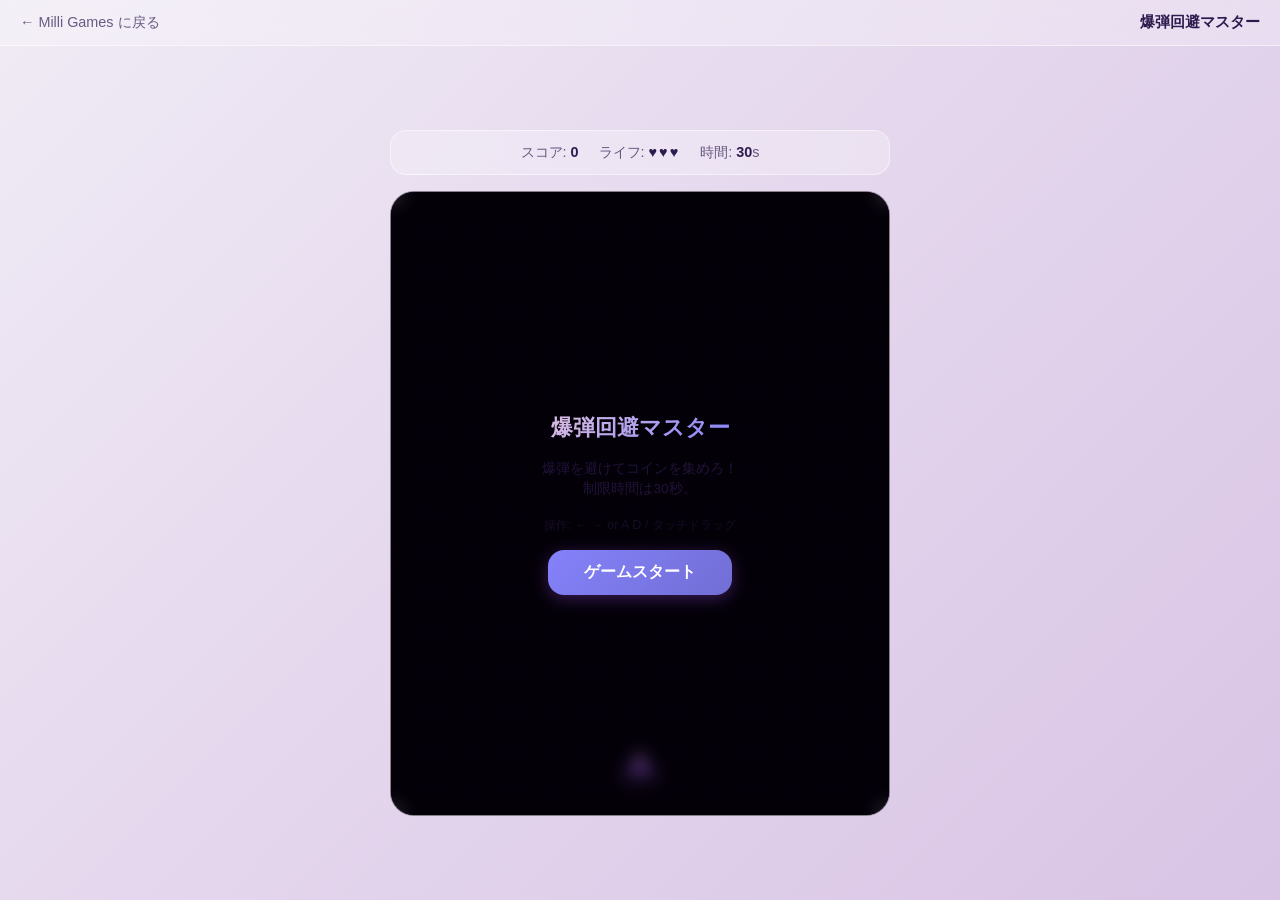
<file: games/bomb-dodge.html>
<!DOCTYPE html>
<html lang="ja">
<head>
  <meta charset="UTF-8">
  <meta name="viewport" content="width=device-width, initial-scale=1.0, maximum-scale=1.0, user-scalable=no">
  <title>爆弾回避マスター - Milli Games</title>
  <style>
    /* ===== このファイル1つで完結しています ===== */

    /* ===== CSS変数（メインページと同じ色） ===== */
    :root {
      --bg-1: #f0ebf5;
      --bg-2: #e4d6ed;
      --bg-3: #d8c4e5;
      --primary: #8582fb;
      --primary-dark: #716ed5;
      --primary-light: #dbbee1;
      --glass-bg: rgba(255,255,255,0.25);
      --glass-border: rgba(255,255,255,0.50);
      --glass-blur: 20px;
      --text: #2d1b4e;
      --text-secondary: rgba(45,27,78,0.70);
      --text-muted: rgba(45,27,78,0.45);
      --radius-sm: 8px;
      --radius-md: 16px;
      --radius-lg: 24px;
      --font: -apple-system, BlinkMacSystemFont, "Segoe UI", Roboto, sans-serif;
      --transition: 0.3s cubic-bezier(0.4, 0, 0.2, 1);
    }

    /* ===== リセット ===== */
    *, *::before, *::after { box-sizing: border-box; margin: 0; padding: 0; }
    html { font-size: 16px; -webkit-text-size-adjust: 100%; }
    body {
      font-family: var(--font);
      background: linear-gradient(135deg, var(--bg-1), var(--bg-2), var(--bg-3));
      color: var(--text);
      min-height: 100vh;
      min-height: 100dvh;
      display: flex;
      flex-direction: column;
      overflow: hidden;
    }
    button { font-family: inherit; cursor: pointer; }

    /* ===== ヘッダー ===== */
    header {
      background: var(--glass-bg);
      backdrop-filter: blur(var(--glass-blur));
      -webkit-backdrop-filter: blur(var(--glass-blur));
      border-bottom: 1px solid var(--glass-border);
      padding: 12px 20px;
      display: flex;
      align-items: center;
      justify-content: space-between;
      flex-shrink: 0;
    }
    header a {
      color: var(--text-secondary);
      text-decoration: none;
      font-size: 0.9rem;
      transition: var(--transition);
    }
    header a:hover { color: var(--text); }
    header span {
      font-weight: 700;
      font-size: 0.95rem;
    }

    /* ===== メイン ===== */
    main {
      flex: 1;
      display: flex;
      flex-direction: column;
      align-items: center;
      justify-content: center;
      padding: 16px;
      gap: 16px;
    }

    /* ===== ゲームUI ===== */
    #game-ui {
      display: flex;
      gap: 20px;
      background: var(--glass-bg);
      backdrop-filter: blur(var(--glass-blur));
      -webkit-backdrop-filter: blur(var(--glass-blur));
      border: 1px solid var(--glass-border);
      border-radius: var(--radius-md);
      padding: 12px 24px;
      width: 100%;
      max-width: 500px;
      justify-content: center;
      flex-wrap: wrap;
    }
    #game-ui span {
      font-size: 0.9rem;
      color: var(--text-secondary);
    }
    #game-ui .value {
      color: var(--text);
      font-weight: 700;
    }
    #lives { letter-spacing: 2px; }

    /* ===== キャンバス ===== */
    #canvas-wrapper {
      width: 100%;
      max-width: 500px;
      aspect-ratio: 4 / 5;
      border-radius: var(--radius-lg);
      border: 1px solid var(--glass-border);
      overflow: hidden;
      background: #0a0015;
      position: relative;
    }
    #gameCanvas {
      display: block;
      width: 100%;
      height: 100%;
      touch-action: none;
    }

    /* ===== スタート画面 ===== */
    #start-screen {
      position: absolute;
      inset: 0;
      display: flex;
      flex-direction: column;
      align-items: center;
      justify-content: center;
      background: rgba(0,0,0,0.6);
      backdrop-filter: blur(8px);
      -webkit-backdrop-filter: blur(8px);
      z-index: 10;
      gap: 16px;
    }
    #start-screen h1 {
      font-size: 1.4rem;
      font-weight: 800;
      background: linear-gradient(135deg, var(--primary-light), var(--primary));
      -webkit-background-clip: text;
      -webkit-text-fill-color: transparent;
      background-clip: text;
    }
    #start-screen p {
      color: var(--text-secondary);
      font-size: 0.85rem;
      text-align: center;
      max-width: 280px;
      line-height: 1.5;
    }
    #start-screen .controls {
      color: var(--text-muted);
      font-size: 0.78rem;
    }

    /* ===== ボタン ===== */
    .btn {
      padding: 12px 36px;
      border-radius: var(--radius-md);
      border: none;
      background: linear-gradient(135deg, var(--primary), var(--primary-dark));
      color: #fff;
      font-size: 1rem;
      font-weight: 700;
      transition: var(--transition);
      box-shadow: 0 4px 16px rgba(168,85,247,0.3);
    }
    .btn:hover { transform: translateY(-2px); box-shadow: 0 6px 24px rgba(168,85,247,0.5); }
    .btn:active { transform: translateY(0); }

    /* ===== 結果表示 ===== */
    #result {
      position: absolute;
      inset: 0;
      display: flex;
      flex-direction: column;
      align-items: center;
      justify-content: center;
      background: rgba(0,0,0,0.7);
      backdrop-filter: blur(10px);
      -webkit-backdrop-filter: blur(10px);
      z-index: 10;
      gap: 12px;
    }
    #result.hidden { display: none; }
    #result h2 { font-size: 1.5rem; }
    #result .score-text {
      font-size: 1.1rem;
      color: var(--text-secondary);
    }
    #result .score-text span { color: var(--primary-light); font-weight: 700; font-size: 1.4rem; }
    #result .clear { color: #4ade80; }
    #result .gameover { color: #f87171; }

    .hidden { display: none !important; }
  </style>
</head>
<body>

  <!-- ヘッダー：戻るリンク -->
  <header>
    <a href="../index.html">&larr; Milli Games に戻る</a>
    <span>爆弾回避マスター</span>
  </header>

  <!-- メインゲームエリア -->
  <main>
    <!-- スコア・ライフ・時間表示 -->
    <div id="game-ui">
      <span>スコア: <span id="score" class="value">0</span></span>
      <span>ライフ: <span id="lives" class="value">&hearts;&hearts;&hearts;</span></span>
      <span>時間: <span id="timer" class="value">30</span>s</span>
    </div>

    <!-- キャンバス -->
    <div id="canvas-wrapper">
      <canvas id="gameCanvas"></canvas>

      <!-- スタート画面 -->
      <div id="start-screen">
        <h1>爆弾回避マスター</h1>
        <p>爆弾を避けてコインを集めろ！<br>制限時間は30秒。</p>
        <p class="controls">操作: &larr; &rarr;  or  A D   /  タッチドラッグ</p>
        <button id="start-btn" class="btn">ゲームスタート</button>
      </div>

      <!-- 結果画面 -->
      <div id="result" class="hidden">
        <h2 id="result-title" class="gameover">ゲームオーバー</h2>
        <p class="score-text">スコア: <span id="final-score">0</span></p>
        <button id="restart-btn" class="btn">もう一度遊ぶ</button>
      </div>
    </div>
  </main>

  <script>
    // ============================================
    // ゲーム「爆弾回避マスター」
    // このファイルだけで動きます
    // ============================================
    "use strict";

    // ============================================
    // 1. キャンバスの準備
    // ============================================
    var canvas = document.getElementById("gameCanvas");
    var ctx = canvas.getContext("2d");
    var wrapper = document.getElementById("canvas-wrapper");

    // キャンバスのサイズを親要素に合わせる
    function resizeCanvas() {
      var w = wrapper.clientWidth;
      var h = wrapper.clientHeight;
      // 実際の描画解像度（Retina対応）
      var dpr = window.devicePixelRatio || 1;
      canvas.width = w * dpr;
      canvas.height = h * dpr;
      canvas.style.width = w + "px";
      canvas.style.height = h + "px";
      ctx.scale(dpr, dpr);
      return { w: w, h: h };
    }

    // ============================================
    // 2. 音量をメインページから取得
    // ============================================
    function getVolume() {
      var saved = localStorage.getItem("milli-volume");
      return saved !== null ? parseInt(saved) / 100 : 0.8;
    }

    // ============================================
    // 3. 効果音（Web Audio API）
    // ============================================
    var audioCtx = null;

    function initAudio() {
      if (!audioCtx) {
        audioCtx = new (window.AudioContext || window.webkitAudioContext)();
      }
    }

    // 単純なビープ音を鳴らす
    function playBeep(freq, duration, type, vol) {
      try {
        initAudio();
        var osc = audioCtx.createOscillator();
        var gain = audioCtx.createGain();
        osc.connect(gain);
        gain.connect(audioCtx.destination);
        osc.frequency.value = freq;
        osc.type = type || "sine";
        var volume = (vol || 0.3) * getVolume();
        gain.gain.setValueAtTime(volume, audioCtx.currentTime);
        gain.gain.exponentialRampToValueAtTime(0.001, audioCtx.currentTime + duration);
        osc.start();
        osc.stop(audioCtx.currentTime + duration);
      } catch (e) {
        // 音が鳴らなくてもゲームは続行
      }
    }

    // 各種効果音
    var SOUNDS = {
      coin: function () { playBeep(880, 0.12, "sine", 0.25); },
      hit: function () { playBeep(120, 0.25, "sawtooth", 0.3); },
      gameover: function () {
        try {
          initAudio();
          var osc = audioCtx.createOscillator();
          var gain = audioCtx.createGain();
          osc.connect(gain);
          gain.connect(audioCtx.destination);
          osc.frequency.setValueAtTime(400, audioCtx.currentTime);
          osc.frequency.exponentialRampToValueAtTime(80, audioCtx.currentTime + 0.6);
          gain.gain.setValueAtTime(0.3 * getVolume(), audioCtx.currentTime);
          gain.gain.exponentialRampToValueAtTime(0.001, audioCtx.currentTime + 0.6);
          osc.start();
          osc.stop(audioCtx.currentTime + 0.6);
        } catch (e) {}
      },
      clear: function () {
        try {
          initAudio();
          var notes = [523, 659, 784, 1047];
          for (var i = 0; i < notes.length; i++) {
            (function (f, t) {
              var osc = audioCtx.createOscillator();
              var gain = audioCtx.createGain();
              osc.connect(gain);
              gain.connect(audioCtx.destination);
              osc.frequency.value = f;
              gain.gain.setValueAtTime(0.25 * getVolume(), audioCtx.currentTime + t);
              gain.gain.exponentialRampToValueAtTime(0.001, audioCtx.currentTime + t + 0.15);
              osc.start(audioCtx.currentTime + t);
              osc.stop(audioCtx.currentTime + t + 0.15);
            })(notes[i], i * 0.12);
          }
        } catch (e) {}
      }
    };

    // ============================================
    // 4. ゲームの状態
    // ============================================
    var game = {
      score: 0,
      lives: 3,
      timeLeft: 30,
      isPlaying: false,
      isGameOver: false,
      difficulty: 1,
      width: 0,
      height: 0,
      player: { x: 0, y: 0, width: 36, height: 28 },
      bombs: [],
      coins: [],
      spawnTimer: 0,
      animFrame: null,
      timerInterval: null
    };

    // キー入力
    var keys = {};
    // タッチ位置
    var touchX = null;
    // マウス位置
    var mouseActive = false;

    // ============================================
    // 5. DOM参照
    // ============================================
    var scoreEl = document.getElementById("score");
    var livesEl = document.getElementById("lives");
    var timerEl = document.getElementById("timer");
    var startScreen = document.getElementById("start-screen");
    var startBtn = document.getElementById("start-btn");
    var resultScreen = document.getElementById("result");
    var resultTitle = document.getElementById("result-title");
    var finalScoreEl = document.getElementById("final-score");
    var restartBtn = document.getElementById("restart-btn");

    // ============================================
    // 6. UI更新
    // ============================================
    function updateUI() {
      scoreEl.textContent = game.score;
      var hearts = "";
      for (var i = 0; i < game.lives; i++) hearts += "\u2665";
      for (var i = game.lives; i < 3; i++) hearts += "\u2661";
      livesEl.textContent = hearts;
      timerEl.textContent = Math.ceil(game.timeLeft);
    }

    // ============================================
    // 7. ゲームの初期化
    // ============================================
    function initGame() {
      var size = resizeCanvas();
      game.width = size.w;
      game.height = size.h;
      game.score = 0;
      game.lives = 3;
      game.timeLeft = 30;
      game.isGameOver = false;
      game.difficulty = 1;
      game.bombs = [];
      game.coins = [];
      game.spawnTimer = 0;
      game.player.x = size.w / 2;
      game.player.y = size.h - 50;
      game.player.width = 36;
      game.player.height = 28;
      keys = {};
      touchX = null;
      updateUI();
    }

    // ============================================
    // 8. ゲームオーバー / クリア
    // ============================================
    function endGame(isClear) {
      game.isPlaying = false;
      game.isGameOver = true;
      if (game.timerInterval) {
        clearInterval(game.timerInterval);
        game.timerInterval = null;
      }
      if (game.animFrame) {
        cancelAnimationFrame(game.animFrame);
        game.animFrame = null;
      }
      if (isClear) {
        resultTitle.textContent = "クリア！";
        resultTitle.className = "clear";
        SOUNDS.clear();
      } else {
        resultTitle.textContent = "ゲームオーバー";
        resultTitle.className = "gameover";
        SOUNDS.gameover();
      }
      finalScoreEl.textContent = game.score;
      resultScreen.classList.remove("hidden");
    }

    // ============================================
    // 9. ゲーム更新（毎フレーム）
    // ============================================
    function update() {
      if (!game.isPlaying || game.isGameOver) return;

      // 時間更新
      game.timeLeft -= 1 / 60;
      if (game.timeLeft <= 0) {
        game.timeLeft = 0;
        endGame(true);
        return;
      }

      // 難易度（10秒ごとに上昇）
      game.difficulty = 1 + (30 - game.timeLeft) / 10;

      // === プレイヤー移動 ===
      // キーボード操作
      if (keys["ArrowLeft"] || keys["a"] || keys["A"]) {
        game.player.x -= 5;
      }
      if (keys["ArrowRight"] || keys["d"] || keys["D"]) {
        game.player.x += 5;
      }
      // タッチ操作
      if (touchX !== null) {
        var diff = touchX - game.player.x;
        game.player.x += diff * 0.3;
      }
      // マウス操作
      if (mouseActive) {
        // mousemoveで直接設定
      }
      // 画面内に制限
      var halfW = game.player.width / 2;
      game.player.x = Math.max(halfW, Math.min(game.width - halfW, game.player.x));

      // === 爆弾生成 ===
      game.spawnTimer++;
      var spawnRate = Math.max(12, 40 - game.difficulty * 3);
      if (game.spawnTimer >= spawnRate) {
        game.spawnTimer = 0;
        game.bombs.push({
          x: 10 + Math.random() * (game.width - 20),
          y: -15,
          radius: 8 + Math.random() * 6,
          speed: 1.5 + game.difficulty * 0.6
        });
      }

      // === コイン生成 ===
      if (Math.random() < 0.025 + game.difficulty * 0.004) {
        game.coins.push({
          x: 8 + Math.random() * (game.width - 16),
          y: -8,
          radius: 7,
          speed: 1.2 + game.difficulty * 0.3
        });
      }

      // === 爆弾移動＆衝突 ===
      for (var i = game.bombs.length - 1; i >= 0; i--) {
        var b = game.bombs[i];
        b.y += b.speed;

        // 画面外 = 削除
        if (b.y > game.height + 20) {
          game.bombs.splice(i, 1);
          continue;
        }

        // 衝突判定（円と円）
        var dx = b.x - game.player.x;
        var dy = b.y - game.player.y;
        var dist = Math.sqrt(dx * dx + dy * dy);
        if (dist < b.radius + Math.max(game.player.width, game.player.height) / 2) {
          game.lives--;
          SOUNDS.hit();
          game.bombs.splice(i, 1);
          if (game.lives <= 0) {
            endGame(false);
            return;
          }
        }
      }

      // === コイン移動＆取得 ===
      for (var i = game.coins.length - 1; i >= 0; i--) {
        var c = game.coins[i];
        c.y += c.speed;

        if (c.y > game.height + 20) {
          game.coins.splice(i, 1);
          continue;
        }

        var dx = c.x - game.player.x;
        var dy = c.y - game.player.y;
        var dist = Math.sqrt(dx * dx + dy * dy);
        if (dist < c.radius + Math.max(game.player.width, game.player.height) / 2) {
          game.score += 10;
          SOUNDS.coin();
          game.coins.splice(i, 1);
        }
      }

      updateUI();
    }

    // ============================================
    // 10. 描画（毎フレーム）
    // ============================================
    function draw() {
      // 背景
      ctx.fillStyle = "#0a0015";
      ctx.fillRect(0, 0, game.width, game.height);

      // グリッド線（雰囲気）
      ctx.strokeStyle = "rgba(168, 85, 247, 0.07)";
      ctx.lineWidth = 1;
      for (var x = 0; x < game.width; x += 40) {
        ctx.beginPath();
        ctx.moveTo(x, 0);
        ctx.lineTo(x, game.height);
        ctx.stroke();
      }
      for (var y = 0; y < game.height; y += 40) {
        ctx.beginPath();
        ctx.moveTo(0, y);
        ctx.lineTo(game.width, y);
        ctx.stroke();
      }

      // === コイン描画 ===
      for (var i = 0; i < game.coins.length; i++) {
        var c = game.coins[i];
        // 外周
        ctx.beginPath();
        ctx.arc(c.x, c.y, c.radius, 0, Math.PI * 2);
        var coinGrad = ctx.createRadialGradient(c.x - 2, c.y - 2, 1, c.x, c.y, c.radius);
        coinGrad.addColorStop(0, "#fde68a");
        coinGrad.addColorStop(0.6, "#fbbf24");
        coinGrad.addColorStop(1, "#d97706");
        ctx.fillStyle = coinGrad;
        ctx.fill();
        ctx.strokeStyle = "#b45309";
        ctx.lineWidth = 1.5;
        ctx.stroke();
        // 光沢
        ctx.beginPath();
        ctx.arc(c.x - 2, c.y - 3, c.radius * 0.3, 0, Math.PI * 2);
        ctx.fillStyle = "rgba(255,255,255,0.5)";
        ctx.fill();
        // "$" マーク
        ctx.fillStyle = "#92400e";
        ctx.font = "bold " + (c.radius * 0.9) + "px sans-serif";
        ctx.textAlign = "center";
        ctx.textBaseline = "middle";
        ctx.fillText("$", c.x + 0.5, c.y + 0.5);
      }

      // === 爆弾描画 ===
      for (var i = 0; i < game.bombs.length; i++) {
        var b = game.bombs[i];
        // 爆弾本体（赤グラデーション）
        var bombGrad = ctx.createRadialGradient(b.x - 3, b.y - 3, 2, b.x, b.y, b.radius);
        bombGrad.addColorStop(0, "#fca5a5");
        bombGrad.addColorStop(0.3, "#ef4444");
        bombGrad.addColorStop(0.7, "#dc2626");
        bombGrad.addColorStop(1, "#7f1d1d");
        ctx.beginPath();
        ctx.arc(b.x, b.y, b.radius, 0, Math.PI * 2);
        ctx.fillStyle = bombGrad;
        ctx.fill();
        // 導火線
        ctx.beginPath();
        ctx.moveTo(b.x + b.radius * 0.3, b.y - b.radius);
        ctx.quadraticCurveTo(b.x + b.radius, b.y - b.radius - 10, b.x + b.radius * 0.5, b.y - b.radius - 6);
        ctx.strokeStyle = "#78716c";
        ctx.lineWidth = 2;
        ctx.stroke();
        // 火花
        var sparkTime = Date.now() / 100;
        var sparkSize = 2.5 + Math.sin(sparkTime) * 1.5;
        ctx.beginPath();
        ctx.arc(b.x + b.radius * 0.5, b.y - b.radius - 6, sparkSize, 0, Math.PI * 2);
        var sparkGrad = ctx.createRadialGradient(
          b.x + b.radius * 0.5, b.y - b.radius - 6, 1,
          b.x + b.radius * 0.5, b.y - b.radius - 6, sparkSize
        );
        sparkGrad.addColorStop(0, "#fef08a");
        sparkGrad.addColorStop(0.5, "#f59e0b");
        sparkGrad.addColorStop(1, "#b45309");
        ctx.fillStyle = sparkGrad;
        ctx.fill();
      }

      // === プレイヤー描画（三角形の宇宙船） ===
      var px = game.player.x;
      var py = game.player.y;
      var hw = game.player.width / 2;
      var hh = game.player.height / 2;

      // エンジン光
      var engineLen = 10 + Math.sin(Date.now() / 80) * 5;
      ctx.beginPath();
      ctx.moveTo(px - hw * 0.4, py + hh);
      ctx.lineTo(px, py + hh + engineLen);
      ctx.lineTo(px + hw * 0.4, py + hh);
      ctx.closePath();
      ctx.fillStyle = "rgba(168, 85, 247, 0.35)";
      ctx.fill();

      // 機体
      ctx.beginPath();
      ctx.moveTo(px, py - hh);
      ctx.lineTo(px - hw, py + hh);
      ctx.lineTo(px - hw * 0.5, py + hh - 4);
      ctx.lineTo(px + hw * 0.5, py + hh - 4);
      ctx.lineTo(px + hw, py + hh);
      ctx.closePath();
      var shipGrad = ctx.createLinearGradient(px, py - hh, px, py + hh);
      shipGrad.addColorStop(0, "#c084fc");
      shipGrad.addColorStop(0.5, "#a855f7");
      shipGrad.addColorStop(1, "#7c3aed");
      ctx.fillStyle = shipGrad;
      ctx.fill();
      ctx.strokeStyle = "rgba(255,255,255,0.3)";
      ctx.lineWidth = 1.5;
      ctx.stroke();

      // コクピット
      ctx.beginPath();
      ctx.arc(px, py - hh * 0.3, hw * 0.25, 0, Math.PI * 2);
      ctx.fillStyle = "rgba(255,255,255,0.15)";
      ctx.fill();
    }

    // ============================================
    // 11. メインループ
    // ============================================
    function gameLoop() {
      update();
      draw();
      if (game.isPlaying && !game.isGameOver) {
        game.animFrame = requestAnimationFrame(gameLoop);
      }
    }

    // ============================================
    // 12. ゲーム開始
    // ============================================
    function startGame() {
      initGame();
      game.isPlaying = true;
      startScreen.classList.add("hidden");
      resultScreen.classList.add("hidden");
      gameLoop();
      // タイマー（1秒ごとにUI更新）
      game.timerInterval = setInterval(function () {
        updateUI();
      }, 200);
    }

    // ============================================
    // 13. イベント登録
    // ============================================

    // --- キーボード ---
    document.addEventListener("keydown", function (e) {
      keys[e.key] = true;
      if (e.key === " " || e.key === "Enter") {
        if (!game.isPlaying && !game.isGameOver) {
          startGame();
        }
      }
    });
    document.addEventListener("keyup", function (e) {
      keys[e.key] = false;
    });

    // --- タッチ操作 ---
    canvas.addEventListener("touchstart", function (e) {
      e.preventDefault();
      var rect = canvas.getBoundingClientRect();
      var scaleX = game.width / rect.width;
      touchX = (e.touches[0].clientX - rect.left) * scaleX;
    });
    canvas.addEventListener("touchmove", function (e) {
      e.preventDefault();
      var rect = canvas.getBoundingClientRect();
      var scaleX = game.width / rect.width;
      touchX = (e.touches[0].clientX - rect.left) * scaleX;
    });
    canvas.addEventListener("touchend", function () {
      touchX = null;
    });

    // --- マウス操作 ---
    canvas.addEventListener("mousemove", function (e) {
      if (game.isPlaying) {
        mouseActive = true;
        var rect = canvas.getBoundingClientRect();
        var scaleX = game.width / rect.width;
        game.player.x = Math.max(
          game.player.width / 2,
          Math.min(game.width - game.player.width / 2, (e.clientX - rect.left) * scaleX)
        );
      }
    });
    canvas.addEventListener("mouseleave", function () {
      mouseActive = false;
    });

    // --- ボタン ---
    startBtn.addEventListener("click", startGame);
    restartBtn.addEventListener("click", startGame);

    // ============================================
    // 14. 起動
    // ============================================
    window.addEventListener("load", function () {
      initGame();
      updateUI();
      // 待機画面の描画
      draw();
    });

    // リサイズ対応
    window.addEventListener("resize", function () {
      if (!game.isPlaying) {
        initGame();
        draw();
      }
    });
  </script>
</body>
</html>
</file>
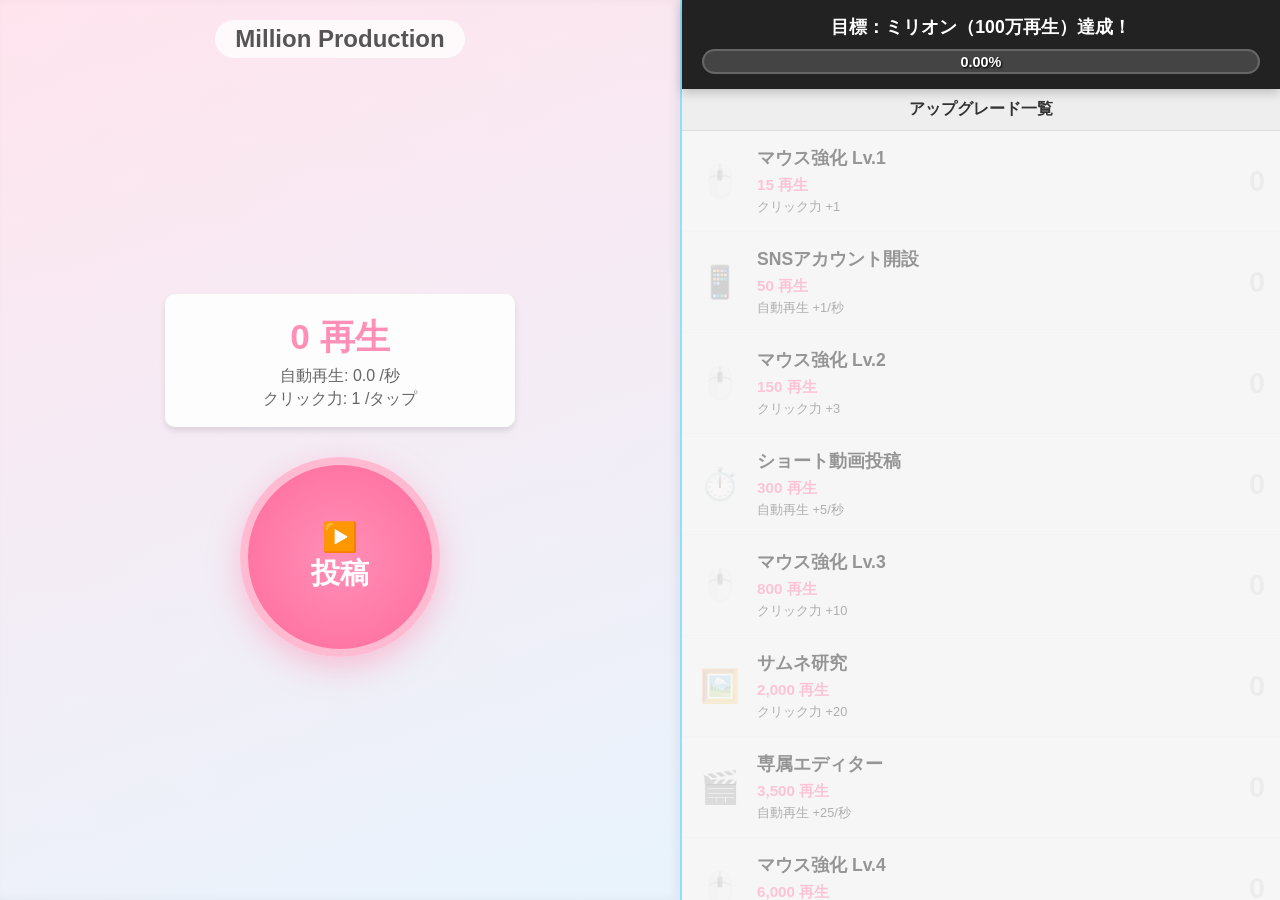
<file: games/clicker.html>
<!DOCTYPE html>
<html lang="ja">
<head>
    <meta charset="UTF-8">
    <meta name="viewport" content="width=device-width, initial-scale=1.0">
    <title>ミリプロ風クリッカー - Aim for a Million!</title>
    <style>
        :root {
            --primary-color: #ff8fb6;
            --secondary-color: #8be0ff;
            --dark-bg: #222;
            --border-color: #ccc;
        }

        * {
            box-sizing: border-box;
            user-select: none;
        }

        body {
            font-family: 'Helvetica Neue', Arial, 'Hiragino Kaku Gothic ProN', sans-serif;
            margin: 0;
            padding: 0;
            display: flex;
            height: 100vh;
            background: linear-gradient(135deg, #ffeef4, #eef9ff);
            color: #333;
            overflow: hidden;
        }

        /* 2カラムレイアウト（PC向け） */
        #left-panel {
            flex: 4;
            background: linear-gradient(to bottom, rgba(255,143,182,0.1), rgba(139,224,255,0.1));
            display: flex;
            flex-direction: column;
            align-items: center;
            justify-content: center;
            padding: 20px;
            box-shadow: inset -5px 0 10px rgba(0,0,0,0.05);
            position: relative;
        }

        #right-panel {
            flex: 6;
            max-width: 600px;
            background-color: #fff;
            border-left: 2px solid var(--secondary-color);
            display: flex;
            flex-direction: column;
            height: 100%;
        }

        /* スマホ向けレイアウト（画面幅が768px以下の場合） */
        @media (max-width: 768px) {
            body {
                flex-direction: column;
                overflow-y: auto; /* スマホでは全体をスクロール可能に */
                height: auto;
                min-height: 100vh;
            }
            #left-panel {
                flex: none;
                height: 50vh; /* 画面の上半分をクリックエリアに */
                border-right: none;
                border-bottom: 2px solid var(--primary-color);
            }
            #right-panel {
                flex: none;
                max-width: 100%;
                height: auto;
                border-left: none;
            }
        }

        /* 左パネル：メインクリックエリア */
        .agency-name {
            position: absolute;
            top: 20px;
            font-size: 1.5rem;
            font-weight: bold;
            color: #555;
            background: rgba(255,255,255,0.8);
            padding: 5px 20px;
            border-radius: 20px;
        }

        .stats-box {
            text-align: center;
            width: 90%;
            max-width: 350px;
            background: rgba(255, 255, 255, 0.9);
            padding: 15px;
            border-radius: 10px;
            box-shadow: 0 4px 6px rgba(0,0,0,0.1);
            margin-bottom: 30px;
            margin-top: 50px;
        }

        .views-count {
            font-size: 2.2rem;
            font-weight: bold;
            color: var(--primary-color);
            margin: 5px 0;
            word-break: break-all;
        }

        .vps-count, .click-power {
            font-size: 1rem;
            color: #666;
            margin: 2px 0;
        }

        .main-button {
            width: 200px;
            height: 200px;
            background: radial-gradient(circle, var(--primary-color) 0%, #ff6b9d 100%);
            border-radius: 50%;
            border: 8px solid rgba(255, 255, 255, 0.5);
            color: white;
            font-size: 1.8rem;
            font-weight: bold;
            cursor: pointer;
            box-shadow: 0 10px 30px rgba(255, 143, 182, 0.5);
            transition: transform 0.05s;
            display: flex;
            align-items: center;
            justify-content: center;
            flex-direction: column;
            position: relative;
            -webkit-tap-highlight-color: transparent; /* スマホタップ時の青枠を消す */
        }

        .main-button:active {
            transform: scale(0.95);
        }

        .click-particle {
            position: absolute;
            font-weight: bold;
            color: var(--primary-color);
            pointer-events: none;
            animation: floatUp 1s ease-out forwards;
            font-size: 1.5rem;
            text-shadow: 1px 1px 2px white;
        }

        @keyframes floatUp {
            0% { opacity: 1; transform: translateY(0) scale(1); }
            100% { opacity: 0; transform: translateY(-50px) scale(1.5); }
        }

        /* 右パネル：目標と進行状況（上部） */
        .goal-container {
            width: 100%;
            background: var(--dark-bg);
            padding: 15px 20px;
            text-align: center;
            color: white;
            box-shadow: 0 4px 10px rgba(0,0,0,0.2);
            z-index: 10;
        }

        .goal-title {
            font-size: 1.1rem;
            margin-bottom: 10px;
            font-weight: bold;
        }

        .progress-bar-bg {
            width: 100%;
            height: 25px;
            background: #444;
            border-radius: 15px;
            overflow: hidden;
            border: 2px solid #666;
            position: relative;
        }

        .progress-bar-fill {
            height: 100%;
            background: linear-gradient(90deg, var(--secondary-color), var(--primary-color));
            width: 0%;
            transition: width 0.3s;
        }

        .progress-text {
            position: absolute;
            top: 50%;
            left: 50%;
            transform: translate(-50%, -50%);
            font-size: 0.9rem;
            font-weight: bold;
            color: white;
            text-shadow: 1px 1px 2px black;
        }

        /* 右パネル：アップグレードエリア（下部） */
        .shop-header {
            text-align: center;
            padding: 10px;
            background: #eee;
            color: #333;
            font-size: 1rem;
            font-weight: bold;
            border-bottom: 1px solid #ddd;
        }

        .upgrades-container {
            flex: 1;
            overflow-y: auto;
            padding: 0;
            margin: 0;
            background: #f9f9f9;
        }

        .upgrade-btn {
            display: flex;
            justify-content: space-between;
            align-items: center;
            width: 100%;
            padding: 15px;
            background-color: white;
            border: none;
            border-bottom: 1px solid #eee;
            cursor: pointer;
            transition: background-color 0.1s;
            text-align: left;
        }

        .upgrade-btn:hover:not(:disabled) {
            background-color: #f0f8ff;
        }

        .upgrade-btn:disabled {
            opacity: 0.5;
            cursor: not-allowed;
            background-color: #f5f5f5;
        }

        .upgrade-icon {
            font-size: 2rem;
            margin-right: 15px;
            width: 45px;
            text-align: center;
        }

        .upgrade-info {
            flex: 1;
        }

        .upgrade-info h3 {
            margin: 0 0 5px 0;
            font-size: 1.1rem;
            color: #333;
        }

        .upgrade-cost {
            font-weight: bold;
            color: var(--primary-color);
            font-size: 0.95rem;
        }

        .upgrade-desc {
            font-size: 0.8rem;
            color: #666;
            margin-top: 3px;
        }

        .upgrade-count {
            font-size: 1.8rem;
            font-weight: bold;
            color: rgba(0,0,0,0.08);
            min-width: 40px;
            text-align: right;
        }

        /* クリア画面 */
        #clear-modal {
            display: none;
            position: fixed;
            top: 0; left: 0; width: 100vw; height: 100vh;
            background: rgba(0,0,0,0.8);
            z-index: 1000;
            align-items: center;
            justify-content: center;
            flex-direction: column;
            color: white;
            text-align: center;
            padding: 20px;
        }
        .clear-title {
            font-size: 3rem;
            color: var(--primary-color);
            text-shadow: 2px 2px 0 #fff;
            margin-bottom: 20px;
            animation: bounce 1s infinite alternate;
        }
        @keyframes bounce {
            from { transform: translateY(0); }
            to { transform: translateY(-20px); }
        }
        .clear-btn {
            margin-top: 30px;
            padding: 15px 30px;
            font-size: 1.2rem;
            border: none;
            border-radius: 30px;
            background: var(--secondary-color);
            color: white;
            cursor: pointer;
            font-weight: bold;
        }

    </style>
</head>
<body>

    <div id="left-panel">
        <div class="agency-name">Million Production</div>
        <div class="stats-box">
            <div class="views-count"><span id="views">0</span> 再生</div>
            <div class="vps-count">自動再生: <span id="vps">0</span> /秒</div>
            <div class="click-power">クリック力: <span id="click-power-display">1</span> /タップ</div>
        </div>
        
        <button id="main-btn" class="main-button">
            ▶️<br>投稿
        </button>
    </div>

    <div id="right-panel">
        <div class="goal-container">
            <div class="goal-title">目標：ミリオン（100万再生）達成！</div>
            <div class="progress-bar-bg">
                <div id="progress-fill" class="progress-bar-fill"></div>
                <div id="progress-text" class="progress-text">0.00%</div>
            </div>
        </div>

        <div class="shop-header">アップグレード一覧</div>
        <div class="upgrades-container" id="upgrades-container"></div>
    </div>

    <div id="clear-modal">
        <div class="clear-title">🎊 100万再生達成！ 🎊</div>
        <h2>Million Production 大成功！</h2>
        <p>あなたは立派なプロデューサーです。</p>
        <button class="clear-btn" onclick="continueGame()">さらに上を目指す</button>
    </div>

    <script>
        let views = 0;
        let vps = 0; 
        let clickPower = 1; 
        let isCleared = false; 
        const GOAL_VIEWS = 1000000; 

        // アップグレードの細分化とバリエーション追加
        const upgrades = [
            // レベルの細かいマウス強化（クリック系）
            { id: 0, name: "マウス強化 Lv.1", icon: "🖱️", baseCost: 15, type: 'click', value: 1, count: 0, desc: "クリック力 +1" },
            { id: 1, name: "SNSアカウント開設", icon: "📱", baseCost: 50, type: 'auto', value: 1, count: 0, desc: "自動再生 +1/秒" },
            { id: 2, name: "マウス強化 Lv.2", icon: "🖱️", baseCost: 150, type: 'click', value: 3, count: 0, desc: "クリック力 +3" },
            { id: 3, name: "ショート動画投稿", icon: "⏱️", baseCost: 300, type: 'auto', value: 5, count: 0, desc: "自動再生 +5/秒" },
            { id: 4, name: "マウス強化 Lv.3", icon: "🖱️", baseCost: 800, type: 'click', value: 10, count: 0, desc: "クリック力 +10" },
            { id: 5, name: "サムネ研究", icon: "🖼️", baseCost: 2000, type: 'click', value: 20, count: 0, desc: "クリック力 +20" },
            { id: 6, name: "専属エディター", icon: "🎬", baseCost: 3500, type: 'auto', value: 25, count: 0, desc: "自動再生 +25/秒" },
            { id: 7, name: "マウス強化 Lv.4", icon: "🖱️", baseCost: 6000, type: 'click', value: 50, count: 0, desc: "クリック力 +50" },
            { id: 8, name: "歌ってみた動画", icon: "🎤", baseCost: 12000, type: 'auto', value: 80, count: 0, desc: "自動再生 +80/秒" },
            { id: 9, name: "ゲーミングPC導入", icon: "💻", baseCost: 25000, type: 'click', value: 150, count: 0, desc: "クリック力 +150" },
            { id: 10, name: "ゲーム実況配信", icon: "🎮", baseCost: 45000, type: 'auto', value: 200, count: 0, desc: "自動再生 +200/秒" },
            { id: 11, name: "バズり企画実行", icon: "✨", baseCost: 80000, type: 'click', value: 400, count: 0, desc: "クリック力 +400" },
            { id: 12, name: "プロモーション広告", icon: "📢", baseCost: 150000, type: 'auto', value: 600, count: 0, desc: "自動再生 +600/秒" },
            { id: 13, name: "大物YouTuberコラボ", icon: "🤝", baseCost: 300000, type: 'click', value: 1000, count: 0, desc: "クリック力 +1000" },
            { id: 14, name: "オリジナル楽曲リリース", icon: "🎵", baseCost: 600000, type: 'auto', value: 2500, count: 0, desc: "自動再生 +2500/秒" },
            { id: 15, name: "3Dライブ開催！", icon: "🌟", baseCost: 1200000, type: 'auto', value: 5000, count: 0, desc: "自動再生 +5000/秒" }
        ];

        const viewsDisplay = document.getElementById("views");
        const vpsDisplay = document.getElementById("vps");
        const clickPowerDisplay = document.getElementById("click-power-display");
        const progressFill = document.getElementById("progress-fill");
        const progressText = document.getElementById("progress-text");
        const mainBtn = document.getElementById("main-btn");
        const upgradesContainer = document.getElementById("upgrades-container");
        const clearModal = document.getElementById("clear-modal");

        // スマホでのタッチイベントでも反応を良くするための処理
        mainBtn.addEventListener("pointerdown", (e) => {
            views += clickPower;
            createClickParticle(e);
            updateUI();
            checkGoal();
        });

        function createClickParticle(e) {
            const particle = document.createElement('div');
            particle.className = 'click-particle';
            particle.innerText = `+${clickPower}`;
            
            const rect = mainBtn.getBoundingClientRect();
            // ポインターの座標からボタン内の相対位置を計算
            const x = e.clientX - rect.left - 20 + (Math.random() * 40 - 20); 
            const y = e.clientY - rect.top - 20;

            particle.style.left = `${x}px`;
            particle.style.top = `${y}px`;
            mainBtn.appendChild(particle);

            setTimeout(() => {
                particle.remove();
            }, 1000);
        }

        // コスト計算（買うたびに1.15倍になる）
        function getUpgradeCost(index) {
            const u = upgrades[index];
            return Math.floor(u.baseCost * Math.pow(1.15, u.count));
        }

        function buyUpgrade(index) {
            const cost = getUpgradeCost(index);
            if (views >= cost) {
                views -= cost;
                upgrades[index].count += 1;
                recalculateStats();
                renderUpgrades();
                updateUI();
            }
        }

        // ステータス再計算
        function recalculateStats() {
            let newVps = 0;
            let newClickPower = 1; // 初期クリック力は1

            upgrades.forEach(u => {
                if (u.type === 'click') {
                    newClickPower += u.value * u.count;
                } else if (u.type === 'auto') {
                    newVps += u.value * u.count;
                }
            });

            vps = newVps;
            clickPower = newClickPower;
        }

        function updateUI() {
            viewsDisplay.innerText = Math.floor(views).toLocaleString();
            vpsDisplay.innerText = vps.toFixed(1);
            clickPowerDisplay.innerText = clickPower.toLocaleString();

            let progress = (views / GOAL_VIEWS) * 100;
            if (progress > 100) progress = 100;
            progressFill.style.width = `${progress}%`;
            progressText.innerText = `${progress.toFixed(2)}%`;

            // 購入可能なボタンの判定
            const btns = document.querySelectorAll('.upgrade-btn');
            btns.forEach((btn, index) => {
                const cost = getUpgradeCost(index);
                btn.disabled = views < cost;
            });
        }

        // アップグレードリストの描画
        function renderUpgrades() {
            upgradesContainer.innerHTML = '';
            upgrades.forEach((u, index) => {
                const cost = getUpgradeCost(index);
                const btn = document.createElement('button');
                btn.className = 'upgrade-btn';
                btn.onclick = () => buyUpgrade(index);

                btn.innerHTML = `
                    <div class="upgrade-icon">${u.icon}</div>
                    <div class="upgrade-info">
                        <h3>${u.name}</h3>
                        <div class="upgrade-cost">${cost.toLocaleString()} 再生</div>
                        <div class="upgrade-desc">${u.desc}</div>
                    </div>
                    <div class="upgrade-count">${u.count}</div>
                `;
                upgradesContainer.appendChild(btn);
            });
        }

        function checkGoal() {
            if (views >= GOAL_VIEWS && !isCleared) {
                isCleared = true;
                clearModal.style.display = 'flex';
            }
        }

        function continueGame() {
            clearModal.style.display = 'none';
        }

        // 自動再生のループ
        setInterval(() => {
            if (vps > 0) {
                views += vps / 30;
                updateUI();
                checkGoal();
            }
        }, 1000 / 30);

        // 初期化
        renderUpgrades();
        updateUI();

    </script>
</body>
</html>
</file>
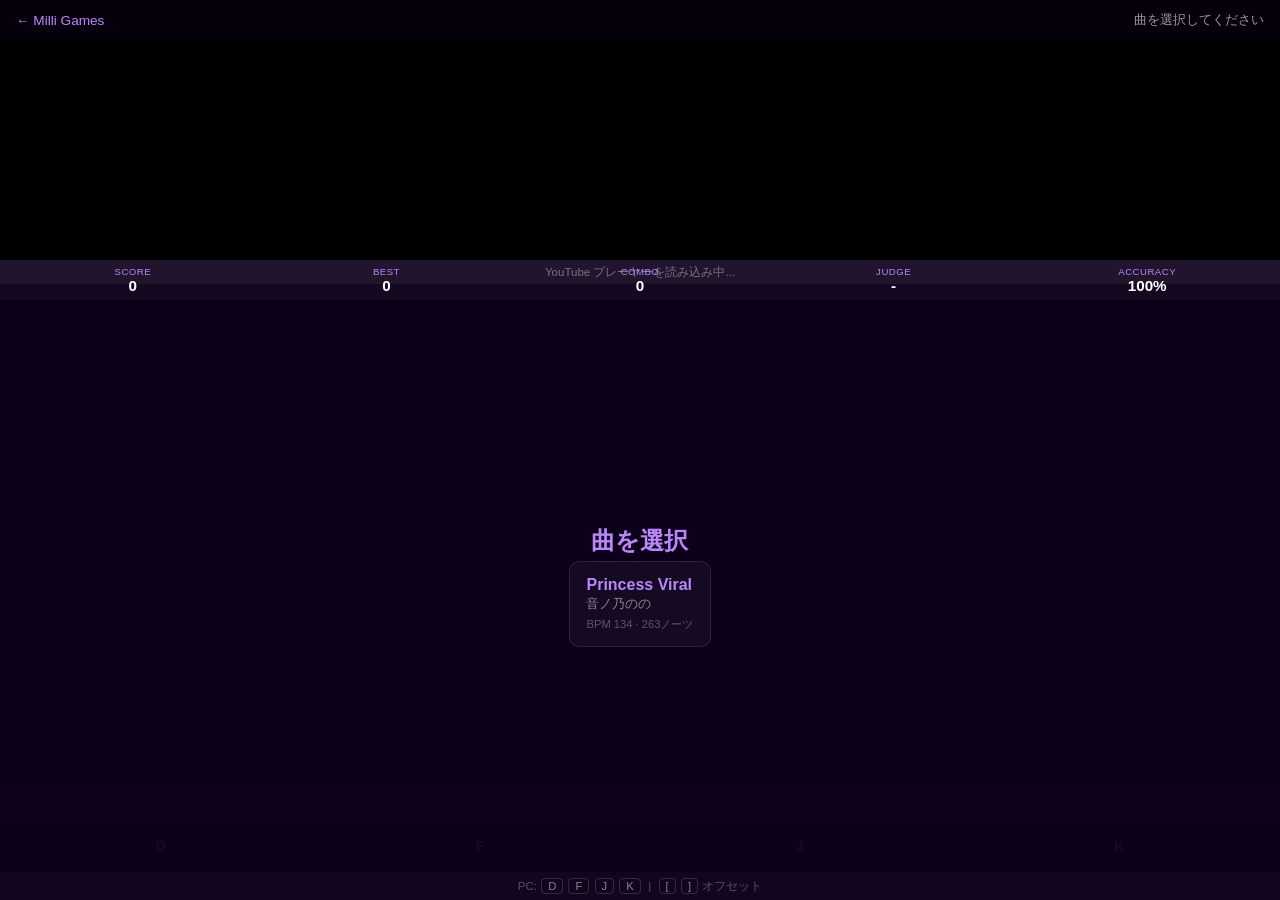
<file: games/music.html>
<!DOCTYPE html>
<html lang="ja">
<head>
  <meta charset="UTF-8">
  <meta name="viewport" content="width=device-width, initial-scale=1.0, maximum-scale=1.0, user-scalable=no">
  <title>リズムゲーム - Milli Games</title>
  <link rel="stylesheet" href="music.css">
</head>
<body>
  <div id="top-bar">
    <a href="../index.html" id="back-link">&larr; Milli Games</a>
    <span id="song-title">曲を選択してください</span>
  </div>

  <div id="game-wrapper">
    <!-- YouTube動画エリア -->
    <div id="video-area">
      <div id="player-container">
        <div id="player"></div>
        <div id="video-fade-overlay"></div>
      </div>
      <div id="video-status-bar">
        <span id="video-status">YouTube プレーヤーを読み込み中...</span>
      </div>
    </div>

    <!-- ゲームエリア -->
    <div id="game-area">
      <!-- スコア・HUD -->
      <div id="hud-row">
        <div class="hud-item">
          <span class="hud-label">SCORE</span>
          <span class="hud-value" id="score">0</span>
        </div>
        <div class="hud-item">
          <span class="hud-label">BEST</span>
          <span class="hud-value" id="best-score">0</span>
        </div>
        <div class="hud-item">
          <span class="hud-label">COMBO</span>
          <span class="hud-value" id="combo">0</span>
        </div>
        <div class="hud-item">
          <span class="hud-label">JUDGE</span>
          <span class="hud-value" id="judge">-</span>
        </div>
        <div class="hud-item">
          <span class="hud-label">ACCURACY</span>
          <span class="hud-value" id="accuracy">100%</span>
        </div>
        <div class="hud-item" id="offset-hud" style="display:none">
          <span class="hud-label">OFFSET</span>
          <span class="hud-value" id="offset-display">0ms</span>
        </div>
      </div>

      <!-- ゲームボード -->
      <div id="board-wrapper">
        <canvas id="game-canvas"></canvas>

        <!-- レーンボタン（スマホ用） -->
        <div id="lane-buttons">
          <button class="lane-btn" data-lane="0">D</button>
          <button class="lane-btn" data-lane="1">F</button>
          <button class="lane-btn" data-lane="2">J</button>
          <button class="lane-btn" data-lane="3">K</button>
        </div>

        <!-- 曲選択画面 -->
        <div id="overlay-song-select" class="overlay active">
          <div class="overlay-inner">
            <h2>曲を選択</h2>
            <div class="song-list" id="song-list"></div>
          </div>
        </div>

        <!-- 設定画面 -->
        <div id="overlay-start" class="overlay">
          <div class="overlay-inner">
            <h2 id="settings-song-title">Princess Viral</h2>
            <p class="overlay-artist" id="settings-song-artist">音ノ乃のの</p>

            <div class="config-section">
              <label class="config-label">難易度</label>
              <div class="diff-buttons">
                <button class="diff-btn" data-diff="easy">EASY</button>
                <button class="diff-btn active" data-diff="normal">NORMAL</button>
                <button class="diff-btn" data-diff="hard">HARD</button>
              </div>
            </div>

            <div class="config-section">
              <label class="config-label">ズレ調整 <span id="offset-value">0ms</span></label>
              <div class="offset-row">
                <input type="range" id="offset-slider" min="-300" max="300" value="0" step="10">
                <button id="btn-test-sound" class="btn-small" title="テスト音を鳴らす">&#x1F50A;</button>
              </div>
            </div>

            <button id="btn-start" class="btn-primary">再生してスタート</button>
            <button id="btn-back-select" class="btn-text">曲を選び直す</button>
          </div>
        </div>

        <!-- リザルト画面 -->
        <div id="overlay-result" class="overlay">
          <div class="overlay-inner">
            <h2>リザルト</h2>
            <div id="result-header">
              <p id="result-song-title" class="result-song-title">Princess Viral</p>
              <p class="result-difficulty" id="result-difficulty">NORMAL</p>
            </div>
            <p class="overlay-score">スコア: <span id="final-score">0</span></p>
            <div id="result-judges"></div>
            <p class="overlay-acc" id="final-accuracy">ACCURACY: 0%</p>
            <p class="overlay-best" id="best-result"></p>
            <button id="btn-retry" class="btn-primary">もう一度遊ぶ</button>
            <button id="btn-back-select-result" class="btn-text">曲を選び直す</button>
          </div>
        </div>
      </div>

      <!-- 操作説明 -->
      <div id="controls-hint">
        PC: <kbd>D</kbd> <kbd>F</kbd> <kbd>J</kbd> <kbd>K</kbd> &nbsp;|&nbsp; <kbd>[</kbd> <kbd>]</kbd> オフセット
      </div>
    </div>
  </div>

  <script src="chart_princess_viral.js"></script>
  <script src="music.js"></script>
</body>
</html>
</file>
<file: games/music.css>
/* ============================================
   リズムゲーム スタイル
   ============================================ */
*, *::before, *::after { box-sizing: border-box; margin: 0; padding: 0; }

html, body {
  height: 100%;
  overflow: hidden;
  font-family: 'Helvetica Neue', Arial, 'Hiragino Kaku Gothic ProN', sans-serif;
  background: #0d001a;
  color: #fff;
}

/* ===== トップバー ===== */
#top-bar {
  display: flex;
  align-items: center;
  justify-content: space-between;
  padding: 8px 16px;
  background: rgba(0,0,0,0.5);
  flex-shrink: 0;
  height: 40px;
}

#back-link {
  color: #bb86fc;
  text-decoration: none;
  font-size: 0.85rem;
}

#back-link:hover { color: #d4a0ff; }

#song-title {
  font-size: 0.8rem;
  color: rgba(255,255,255,0.6);
  white-space: nowrap;
  overflow: hidden;
  text-overflow: ellipsis;
  margin-left: 12px;
}

/* ===== 全体ラッパー ===== */
#game-wrapper {
  display: flex;
  flex-direction: column;
  height: calc(100vh - 40px);
}

/* ===== YouTube動画エリア ===== */
#video-area {
  position: relative;
  width: 100%;
  max-height: 220px;
  flex-shrink: 0;
  background: #000;
}

#player-container {
  position: relative;
  width: 100%;
  aspect-ratio: 16 / 9;
  max-height: 220px;
  overflow: hidden;
}

#player {
  position: absolute;
  inset: 0;
  width: 100% !important;
  height: 100% !important;
}

#player iframe {
  width: 100% !important;
  height: 100% !important;
}

#video-fade-overlay {
  position: absolute;
  inset: 0;
  background: #000;
  opacity: 0;
  pointer-events: none;
  z-index: 3;
}

#video-status-bar {
  display: flex;
  align-items: center;
  justify-content: center;
  height: 24px;
  background: rgba(255,255,255,0.05);
}

#video-status {
  font-size: 0.72rem;
  color: rgba(255,255,255,0.4);
}

/* ===== ゲームエリア ===== */
#game-area {
  flex: 1;
  display: flex;
  flex-direction: column;
  min-height: 0;
  position: relative;
}

/* ===== HUD ===== */
#hud-row {
  display: flex;
  gap: 4px;
  padding: 6px 8px;
  flex-shrink: 0;
  background: rgba(255,255,255,0.03);
}

.hud-item {
  flex: 1;
  text-align: center;
  min-width: 0;
}

.hud-label {
  display: block;
  font-size: 0.6rem;
  color: #bb86fc;
  text-transform: uppercase;
  letter-spacing: 0.05em;
}

.hud-value {
  display: block;
  font-size: 0.95rem;
  font-weight: 700;
  color: #fff;
}

/* ===== ゲームボード ===== */
#board-wrapper {
  flex: 1;
  position: relative;
  overflow: hidden;
  min-height: 0;
}

#game-canvas {
  position: absolute;
  inset: 0;
  width: 100%;
  height: 100%;
  display: block;
  touch-action: none;
}

/* ===== レーンボタン ===== */
#lane-buttons {
  position: absolute;
  bottom: 0;
  left: 0;
  right: 0;
  display: flex;
  gap: 2px;
  padding: 0 2px 2px;
  z-index: 5;
}

.lane-btn {
  flex: 1;
  height: 48px;
  border: none;
  border-radius: 0 0 6px 6px;
  font-size: 0.9rem;
  font-weight: 700;
  cursor: pointer;
  transition: background 0.08s;
  color: rgba(255,255,255,0.5);
  background: rgba(255,255,255,0.06);
  -webkit-tap-highlight-color: transparent;
  touch-action: none;
}

.lane-btn:first-child { border-radius: 0 0 0 6px; }
.lane-btn:last-child { border-radius: 0 0 6px 0; }

.lane-btn.active,
.lane-btn.pressed {
  background: rgba(255,255,255,0.2);
}

/* ===== オーバーレイ ===== */
.overlay {
  position: absolute;
  inset: 0;
  background: rgba(13,0,26,0.92);
  display: none;
  align-items: center;
  justify-content: center;
  z-index: 10;
  animation: fadeIn 0.3s ease;
}

.overlay.active { display: flex; }

@keyframes fadeIn {
  0% { opacity: 0; }
  100% { opacity: 1; }
}

.overlay-inner {
  text-align: center;
  padding: 24px;
  max-width: 320px;
}

.overlay-inner h2 {
  font-size: 1.5rem;
  color: #bb86fc;
  margin-bottom: 4px;
}

.overlay-artist {
  font-size: 1rem;
  color: rgba(255,255,255,0.6);
  margin-bottom: 12px;
}

.overlay-sub {
  font-size: 0.85rem;
  color: rgba(255,255,255,0.5);
  margin-bottom: 20px;
  line-height: 1.6;
}

.overlay-score {
  font-size: 1.2rem;
  color: #d4c9a0;
  margin-bottom: 8px;
}

.overlay-score span { color: #fff; font-weight: 700; }

.overlay-acc {
  font-size: 1rem;
  color: #F1C40F;
  font-weight: 600;
  margin-bottom: 8px;
}

.overlay-best {
  font-size: 0.9rem;
  color: #ff6b9d;
  margin-bottom: 16px;
}

.btn-primary {
  display: inline-block;
  padding: 14px 36px;
  border: none;
  border-radius: 8px;
  background: linear-gradient(135deg, #bb86fc, #6200ea);
  color: #fff;
  font-size: 1rem;
  font-weight: 700;
  cursor: pointer;
  transition: transform 0.15s, box-shadow 0.15s;
  box-shadow: 0 4px 16px rgba(187,134,252,0.3);
}

.btn-primary:hover {
  transform: translateY(-2px);
  box-shadow: 0 6px 24px rgba(187,134,252,0.5);
}

.btn-primary:active {
  transform: translateY(0);
}

#result-judges {
  font-size: 0.85rem;
  color: rgba(255,255,255,0.7);
  margin-bottom: 8px;
  line-height: 1.8;
}

/* ===== 設定セクション ===== */
.config-section {
  margin-bottom: 14px;
}

.config-label {
  display: block;
  font-size: 0.75rem;
  color: rgba(255,255,255,0.5);
  margin-bottom: 6px;
  letter-spacing: 0.05em;
}

#offset-value {
  color: #bb86fc;
  font-weight: 700;
  font-size: 0.8rem;
}

.diff-buttons {
  display: flex;
  gap: 6px;
  justify-content: center;
}

.diff-btn {
  flex: 1;
  max-width: 90px;
  padding: 6px 0;
  border: 1px solid rgba(255,255,255,0.15);
  border-radius: 6px;
  background: rgba(255,255,255,0.04);
  color: rgba(255,255,255,0.5);
  font-size: 0.75rem;
  font-weight: 700;
  cursor: pointer;
  transition: all 0.15s;
  -webkit-tap-highlight-color: transparent;
}

.diff-btn.active {
  border-color: #bb86fc;
  background: rgba(187,134,252,0.2);
  color: #bb86fc;
}

.offset-row {
  display: flex;
  align-items: center;
  gap: 8px;
}

#offset-slider {
  flex: 1;
  -webkit-appearance: none;
  appearance: none;
  height: 4px;
  border-radius: 2px;
  background: rgba(255,255,255,0.15);
  outline: none;
}

#offset-slider::-webkit-slider-thumb {
  -webkit-appearance: none;
  appearance: none;
  width: 18px;
  height: 18px;
  border-radius: 50%;
  background: #bb86fc;
  cursor: pointer;
  border: none;
}

#offset-slider::-moz-range-thumb {
  width: 18px;
  height: 18px;
  border-radius: 50%;
  background: #bb86fc;
  cursor: pointer;
  border: none;
}

.btn-small {
  width: 32px;
  height: 32px;
  border: 1px solid rgba(255,255,255,0.15);
  border-radius: 6px;
  background: rgba(255,255,255,0.04);
  color: rgba(255,255,255,0.7);
  font-size: 1rem;
  cursor: pointer;
  transition: all 0.15s;
  flex-shrink: 0;
  -webkit-tap-highlight-color: transparent;
}

.btn-small:active {
  background: rgba(187,134,252,0.2);
  border-color: #bb86fc;
}

/* ===== 曲選択 ===== */
#song-list {
  display: flex;
  flex-direction: column;
  gap: 10px;
  max-height: 50vh;
  overflow-y: auto;
}

.song-card {
  display: block;
  width: 100%;
  padding: 14px 16px;
  border: 1px solid rgba(255,255,255,0.1);
  border-radius: 10px;
  background: rgba(255,255,255,0.04);
  color: #fff;
  cursor: pointer;
  text-align: left;
  transition: all 0.15s;
  -webkit-tap-highlight-color: transparent;
}

.song-card:active {
  background: rgba(187,134,252,0.15);
  border-color: #bb86fc;
}

.song-card .song-title {
  display: block;
  font-size: 1rem;
  font-weight: 700;
  color: #bb86fc;
  margin-bottom: 2px;
}

.song-card .song-artist {
  display: block;
  font-size: 0.8rem;
  color: rgba(255,255,255,0.5);
  margin-bottom: 4px;
}

.song-card .song-meta {
  display: block;
  font-size: 0.7rem;
  color: rgba(255,255,255,0.3);
}

/* ===== テキストボタン ===== */
.btn-text {
  display: inline-block;
  margin-top: 10px;
  padding: 6px 16px;
  border: none;
  border-radius: 6px;
  background: transparent;
  color: rgba(255,255,255,0.5);
  font-size: 0.8rem;
  cursor: pointer;
  transition: color 0.15s;
  -webkit-tap-highlight-color: transparent;
}

.btn-text:hover { color: #bb86fc; }
.btn-text:active { color: #d4a0ff; }

/* ===== リザルト ===== */
.result-song-title {
  font-size: 0.95rem;
  color: #bb86fc;
  margin-bottom: 2px;
}

.result-difficulty {
  font-size: 0.7rem;
  color: rgba(255,255,255,0.4);
  margin-bottom: 10px;
  text-transform: uppercase;
  letter-spacing: 0.08em;
}

#offset-hud { display: none; }
#offset-display { color: #bb86fc; font-size: 0.85rem; }

/* ===== 操作ヒント ===== */
#controls-hint {
  flex-shrink: 0;
  text-align: center;
  padding: 6px;
  font-size: 0.72rem;
  color: rgba(255,255,255,0.3);
  background: rgba(255,255,255,0.02);
}

#controls-hint kbd {
  display: inline-block;
  padding: 1px 6px;
  border: 1px solid rgba(255,255,255,0.15);
  border-radius: 4px;
  font-size: 0.7rem;
  color: rgba(255,255,255,0.5);
  font-family: inherit;
  margin: 0 1px;
}

/* ===== レスポンシブ微調整 ===== */
@media (max-width: 500px) {
  #video-area {
    max-height: 160px;
  }
  #player-container {
    max-height: 160px;
  }
  .lane-btn { height: 40px; font-size: 0.8rem; }
  .hud-value { font-size: 0.85rem; }
  .overlay-inner h2 { font-size: 1.3rem; }
}
</file>
